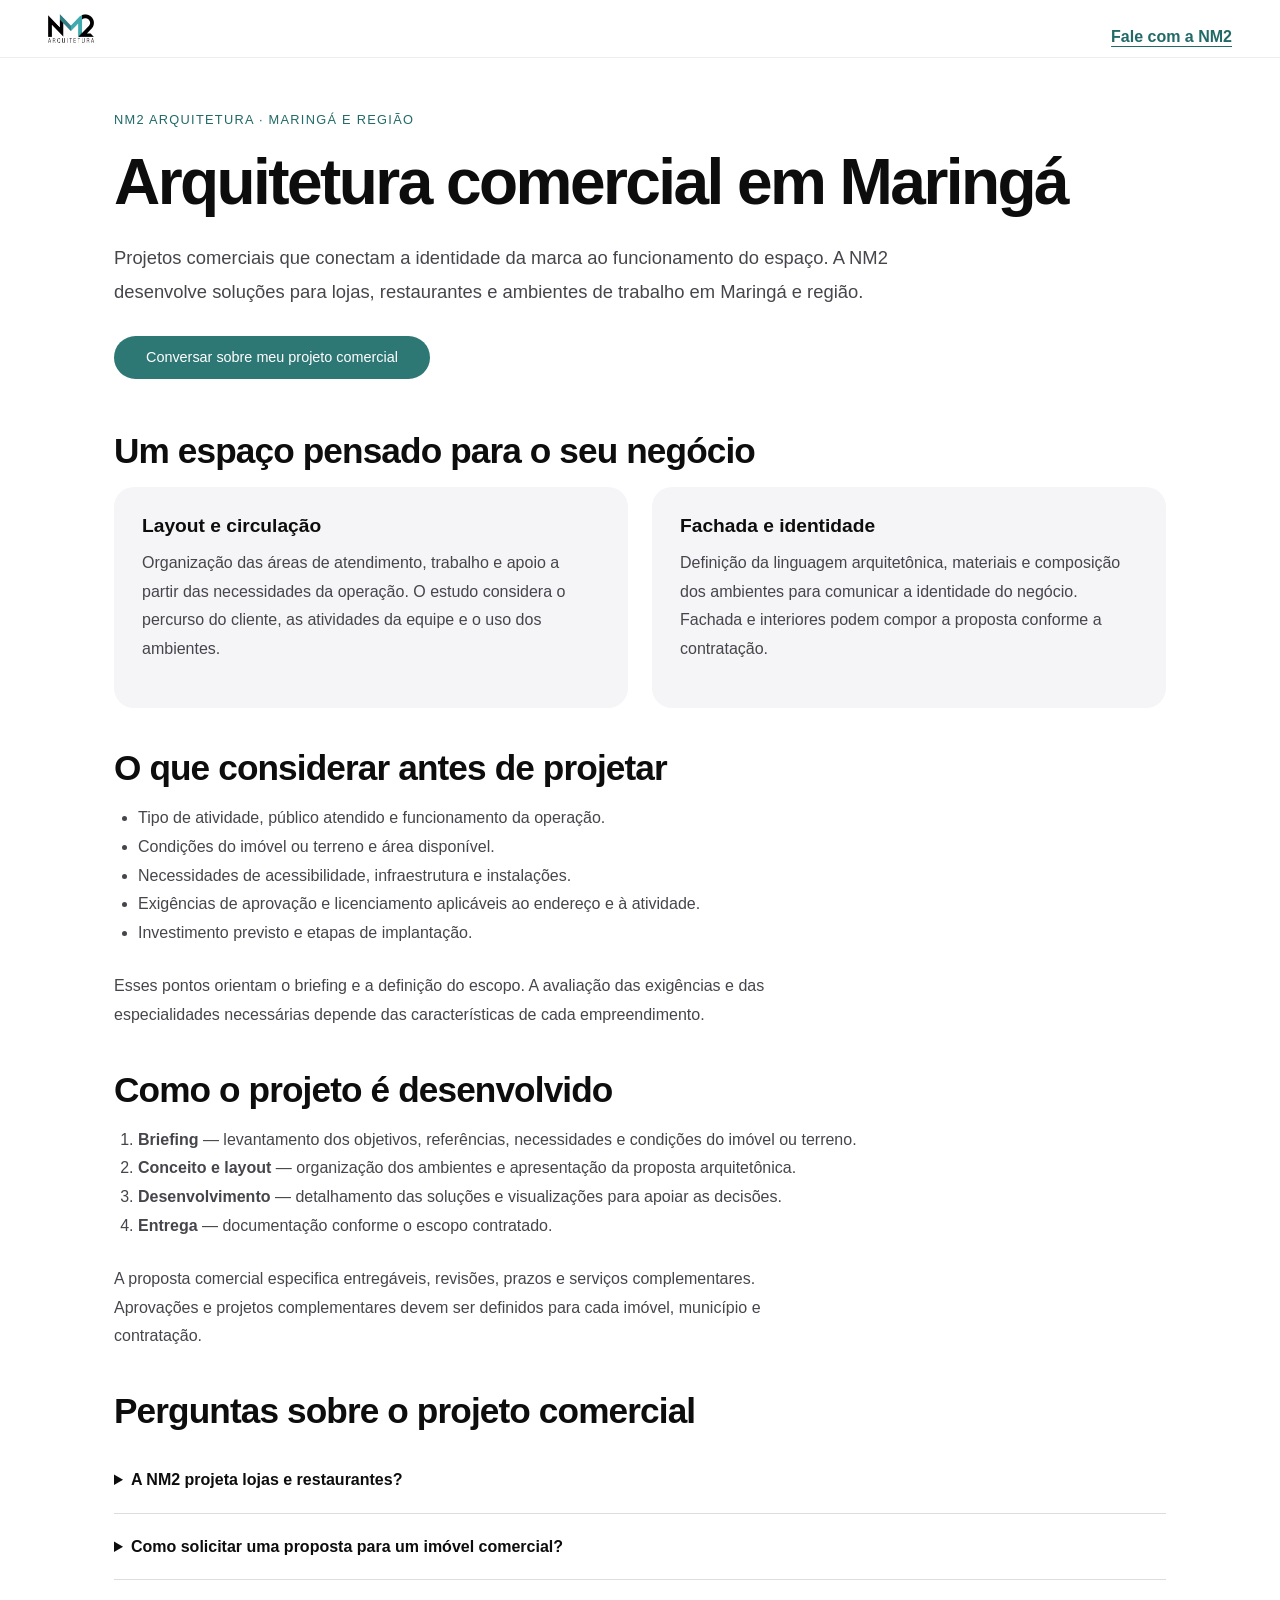
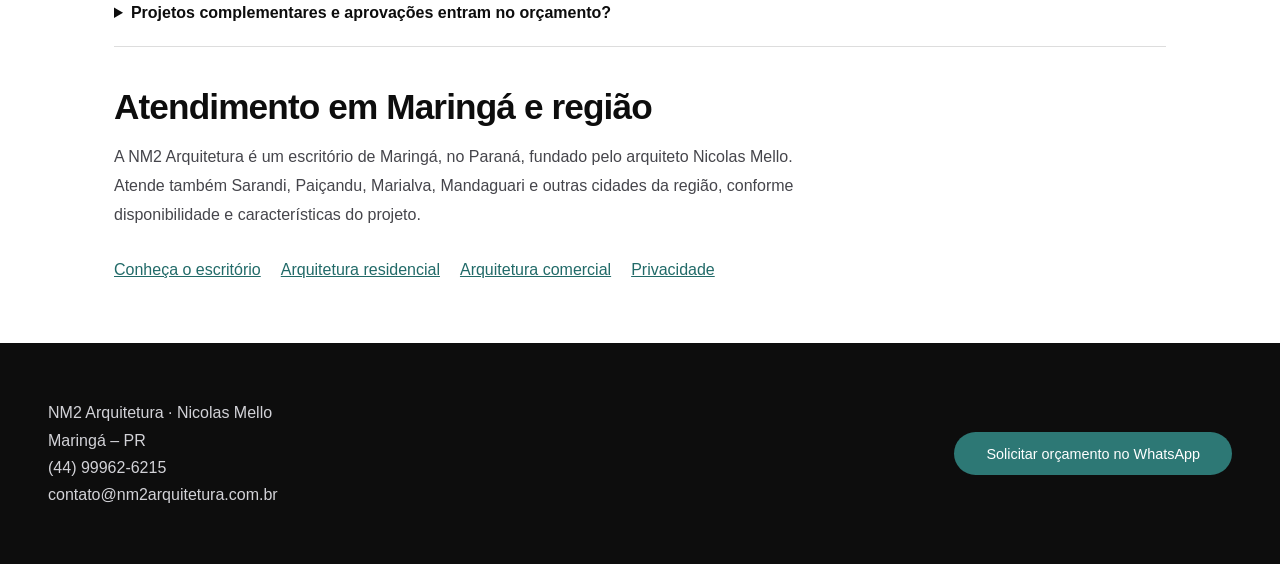
<file: arquitetura-comercial-maringa/index.html>
<!DOCTYPE html>
<html lang="pt-BR">
<head>
<meta charset="UTF-8">
<meta name="viewport" content="width=device-width, initial-scale=1">
<title>Arquitetura comercial em Maringá | NM2 Arquitetura</title>
<meta name="description" content="Projetos comerciais para lojas, restaurantes e ambientes de trabalho em Maringá e região. Layout, fachada e identidade do espaço com a NM2 Arquitetura.">
<meta name="robots" content="index,follow,max-image-preview:large">
<link rel="canonical" href="https://www.nm2arquitetura.com.br/arquitetura-comercial-maringa/">
<link rel="icon" href="/favicon.png">
<link rel="stylesheet" href="/assets/pages.css">
<meta property="og:type" content="website">
<meta property="og:title" content="Arquitetura comercial em Maringá">
<meta property="og:description" content="Projetos comerciais para lojas, restaurantes e ambientes de trabalho em Maringá e região. Layout, fachada e identidade do espaço com a NM2 Arquitetura.">
<meta property="og:url" content="https://www.nm2arquitetura.com.br/arquitetura-comercial-maringa/">
<meta property="og:image" content="https://www.nm2arquitetura.com.br/og-image.jpg">
<meta property="og:locale" content="pt_BR">
<meta name="twitter:card" content="summary_large_image">
<script type="application/ld+json">{"@context": "https://schema.org", "@graph": [{"@type": ["LocalBusiness", "ProfessionalService"], "@id": "https://www.nm2arquitetura.com.br/#business", "name": "NM2 Arquitetura", "legalName": "NM2 Arquitetura", "description": "Escritório de arquitetura em Maringá-PR fundado pelo arquiteto Nicolas Mello. Especializado em projetos residenciais, comerciais, corporativos, design de interiores, fachadas e memorial de incorporação, com estética contemporânea, integração de espaços e aproveitamento inteligente da luz natural.", "url": "https://www.nm2arquitetura.com.br/", "logo": "https://www.nm2arquitetura.com.br/favicon.png", "image": "https://www.nm2arquitetura.com.br/og-image.jpg", "telephone": ["+55-44-99962-6215", "+55-44-99931-1909"], "email": "contato@nm2arquitetura.com.br", "address": {"@type": "PostalAddress", "addressLocality": "Maringá", "addressRegion": "PR", "addressCountry": "BR"}, "areaServed": [{"@type": "City", "name": "Maringá"}, {"@type": "City", "name": "Sarandi"}, {"@type": "City", "name": "Paiçandu"}, {"@type": "City", "name": "Mandaguari"}, {"@type": "City", "name": "Marialva"}, {"@type": "City", "name": "Apucarana"}, {"@type": "City", "name": "Paranavaí"}, {"@type": "City", "name": "Londrina"}], "sameAs": ["https://www.instagram.com/nm2arquitetura", "https://www.facebook.com/nm2arquiteturaa", "https://wa.me/5544999626215"], "founder": {"@id": "https://www.nm2arquitetura.com.br/#nicolas"}, "slogan": "Transformamos suas ideias em espaços únicos", "priceRange": "$$", "knowsAbout": ["Arquitetura residencial", "Arquitetura comercial", "Arquitetura corporativa", "Design de interiores", "Projetos de fachadas", "Memorial de incorporação", "Arquitetura contemporânea"], "hasOfferCatalog": {"@type": "OfferCatalog", "name": "Serviços de Arquitetura", "itemListElement": [{"@type": "Offer", "itemOffered": {"@type": "Service", "name": "Projeto Residencial", "description": "Casas e apartamentos com linhas limpas, integração de espaços e aproveitamento da luz natural em Maringá e região."}}, {"@type": "Offer", "itemOffered": {"@type": "Service", "name": "Projeto Comercial", "description": "Lojas e restaurantes que comunicam a identidade da marca e otimizam a experiência do cliente."}}, {"@type": "Offer", "itemOffered": {"@type": "Service", "name": "Projeto Corporativo", "description": "Ambientes de trabalho que estimulam a produtividade e refletem a cultura da empresa."}}, {"@type": "Offer", "itemOffered": {"@type": "Service", "name": "Design de Interiores", "description": "Curadoria completa de ambientes: mobiliário, materiais, iluminação e acabamentos."}}, {"@type": "Offer", "itemOffered": {"@type": "Service", "name": "Projeto de Fachadas", "description": "Fachadas residenciais e comerciais com materiais modernos e linguagem contemporânea."}}, {"@type": "Offer", "itemOffered": {"@type": "Service", "name": "Memorial de Incorporação", "description": "Documentação técnica completa para incorporadores: plantas, especificações e memoriais descritivos."}}]}}, {"@type": "WebPage", "@id": "https://www.nm2arquitetura.com.br/arquitetura-comercial-maringa/#page", "url": "https://www.nm2arquitetura.com.br/arquitetura-comercial-maringa/", "name": "Arquitetura comercial em Maringá", "description": "Projetos comerciais para lojas, restaurantes e ambientes de trabalho em Maringá e região. Layout, fachada e identidade do espaço com a NM2 Arquitetura.", "inLanguage": "pt-BR", "about": {"@id": "https://www.nm2arquitetura.com.br/#business"}}, {"@type": "BreadcrumbList", "itemListElement": [{"@type": "ListItem", "position": 1, "name": "Início", "item": "https://www.nm2arquitetura.com.br/"}, {"@type": "ListItem", "position": 2, "name": "Arquitetura comercial em Maringá", "item": "https://www.nm2arquitetura.com.br/arquitetura-comercial-maringa/"}]}, {"@type": "Service", "@id": "https://www.nm2arquitetura.com.br/arquitetura-comercial-maringa/#service", "name": "Arquitetura comercial em Maringá", "url": "https://www.nm2arquitetura.com.br/arquitetura-comercial-maringa/", "description": "Projetos comerciais para lojas, restaurantes e ambientes de trabalho em Maringá e região. Layout, fachada e identidade do espaço com a NM2 Arquitetura.", "provider": {"@id": "https://www.nm2arquitetura.com.br/#business"}, "areaServed": [{"@type": "City", "name": "Maringá"}, {"@type": "City", "name": "Sarandi"}, {"@type": "City", "name": "Paiçandu"}, {"@type": "City", "name": "Mandaguari"}, {"@type": "City", "name": "Marialva"}, {"@type": "City", "name": "Apucarana"}, {"@type": "City", "name": "Paranavaí"}, {"@type": "City", "name": "Londrina"}]}]}</script>
</head>
<body>
<a class="skip-link" href="#conteudo">Pular para o conteúdo</a>
<nav class="nav solid" aria-label="Navegação principal">
<a class="nav-logo" href="/" aria-label="NM2 Arquitetura — início">
<img src="/NM2%20LOGOMARCA%20ARQUITETURA.png" alt="NM2 Arquitetura" width="150" height="30">
</a>
<a class="service-link" href="/#contato">Fale com a NM2</a>
</nav>
<main class="content-page" id="conteudo" tabindex="-1">
<p class="eyebrow">NM2 Arquitetura · Maringá e região</p>
<h1>Arquitetura comercial em Maringá</h1>
<p class="lead">Projetos comerciais que conectam a identidade da marca ao funcionamento do espaço. A NM2 desenvolve soluções para lojas, restaurantes e ambientes de trabalho em Maringá e região.</p>
<a class="btn-primary" href="https://wa.me/5544999626215?text=Ol%C3%A1%2C%20vim%20pelo%20site%20NM2%20e%20gostaria%20de%20um%20or%C3%A7amento" target="_blank" rel="noopener">Conversar sobre meu projeto comercial</a>
<h2>Um espaço pensado para o seu negócio</h2>
<div class="cards">
<article class="info-card">
<h3>Layout e circulação</h3>
<p>Organização das áreas de atendimento, trabalho e apoio a partir das necessidades da operação. O estudo considera o percurso do cliente, as atividades da equipe e o uso dos ambientes.</p>
</article>
<article class="info-card">
<h3>Fachada e identidade</h3>
<p>Definição da linguagem arquitetônica, materiais e composição dos ambientes para comunicar a identidade do negócio. Fachada e interiores podem compor a proposta conforme a contratação.</p>
</article>
</div>
<h2>O que considerar antes de projetar</h2>
<ul>
<li>Tipo de atividade, público atendido e funcionamento da operação.</li>
<li>Condições do imóvel ou terreno e área disponível.</li>
<li>Necessidades de acessibilidade, infraestrutura e instalações.</li>
<li>Exigências de aprovação e licenciamento aplicáveis ao endereço e à atividade.</li>
<li>Investimento previsto e etapas de implantação.</li>
</ul>
<p>Esses pontos orientam o briefing e a definição do escopo. A avaliação das exigências e das especialidades necessárias depende das características de cada empreendimento.</p>
<h2>Como o projeto é desenvolvido</h2>
<ol>
<li>
<strong>Briefing</strong> — levantamento dos objetivos, referências, necessidades e condições do imóvel ou terreno.</li>
<li>
<strong>Conceito e layout</strong> — organização dos ambientes e apresentação da proposta arquitetônica.</li>
<li>
<strong>Desenvolvimento</strong> — detalhamento das soluções e visualizações para apoiar as decisões.</li>
<li>
<strong>Entrega</strong> — documentação conforme o escopo contratado.</li>
</ol>
<p>A proposta comercial especifica entregáveis, revisões, prazos e serviços complementares. Aprovações e projetos complementares devem ser definidos para cada imóvel, município e contratação.</p>
<h2>Perguntas sobre o projeto comercial</h2>
<details>
<summary>A NM2 projeta lojas e restaurantes?</summary>
<p>Sim. Lojas e restaurantes fazem parte dos serviços de arquitetura comercial da NM2. O projeto começa pelo entendimento da marca, das necessidades do negócio e do imóvel.</p>
</details>
<details>
<summary>Como solicitar uma proposta para um imóvel comercial?</summary>
<p>Informe a atividade, a cidade, a área aproximada e os objetivos do projeto. Plantas, fotos e informações do terreno ajudam a definir as etapas e os entregáveis.</p>
</details>
<details>
<summary>Projetos complementares e aprovações entram no orçamento?</summary>
<p>A proposta deve indicar quais projetos, compatibilizações e aprovações serão contratados. As necessidades variam conforme a atividade, o imóvel e as regras do município.</p>
</details>
<h2>Atendimento em Maringá e região</h2>
<p>A NM2 Arquitetura é um escritório de Maringá, no Paraná, fundado pelo arquiteto Nicolas Mello. Atende também Sarandi, Paiçandu, Marialva, Mandaguari e outras cidades da região, conforme disponibilidade e características do projeto.</p>
<div class="related">
<a href="/">Conheça o escritório</a>
<a href="/arquitetura-residencial-maringa/">Arquitetura residencial</a>
<a href="/arquitetura-comercial-maringa/">Arquitetura comercial</a>
<a href="/privacidade/">Privacidade</a>
</div>
</main>
<footer>
<address>NM2 Arquitetura · Nicolas Mello<br>Maringá – PR<br>
<a href="tel:+5544999626215">(44) 99962-6215</a>
<br>
<a href="mailto:contato@nm2arquitetura.com.br">contato@nm2arquitetura.com.br</a>
</address>
<a class="btn-primary" href="https://wa.me/5544999626215?text=Ol%C3%A1%2C%20vim%20pelo%20site%20NM2%20e%20gostaria%20de%20um%20or%C3%A7amento" target="_blank" rel="noopener">Solicitar orçamento no WhatsApp</a>
</footer>
</body>
</html>
</file>
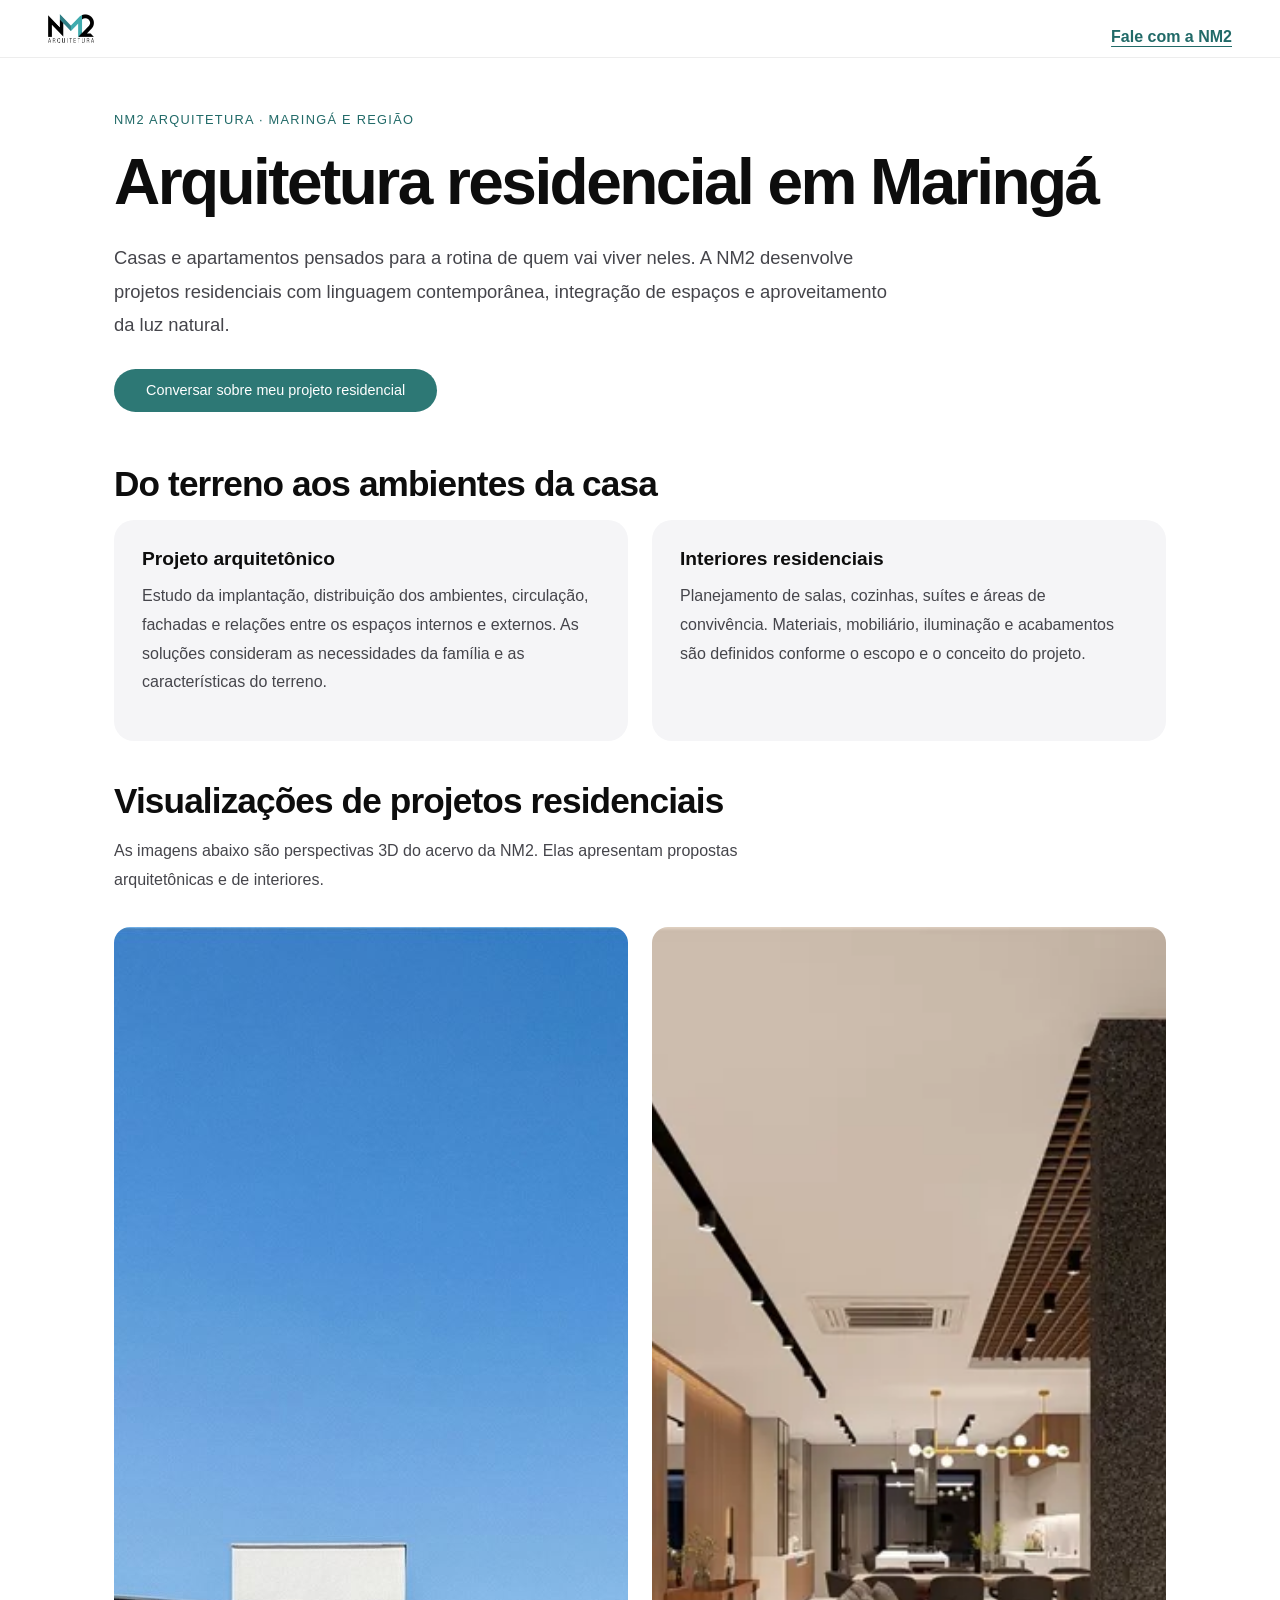
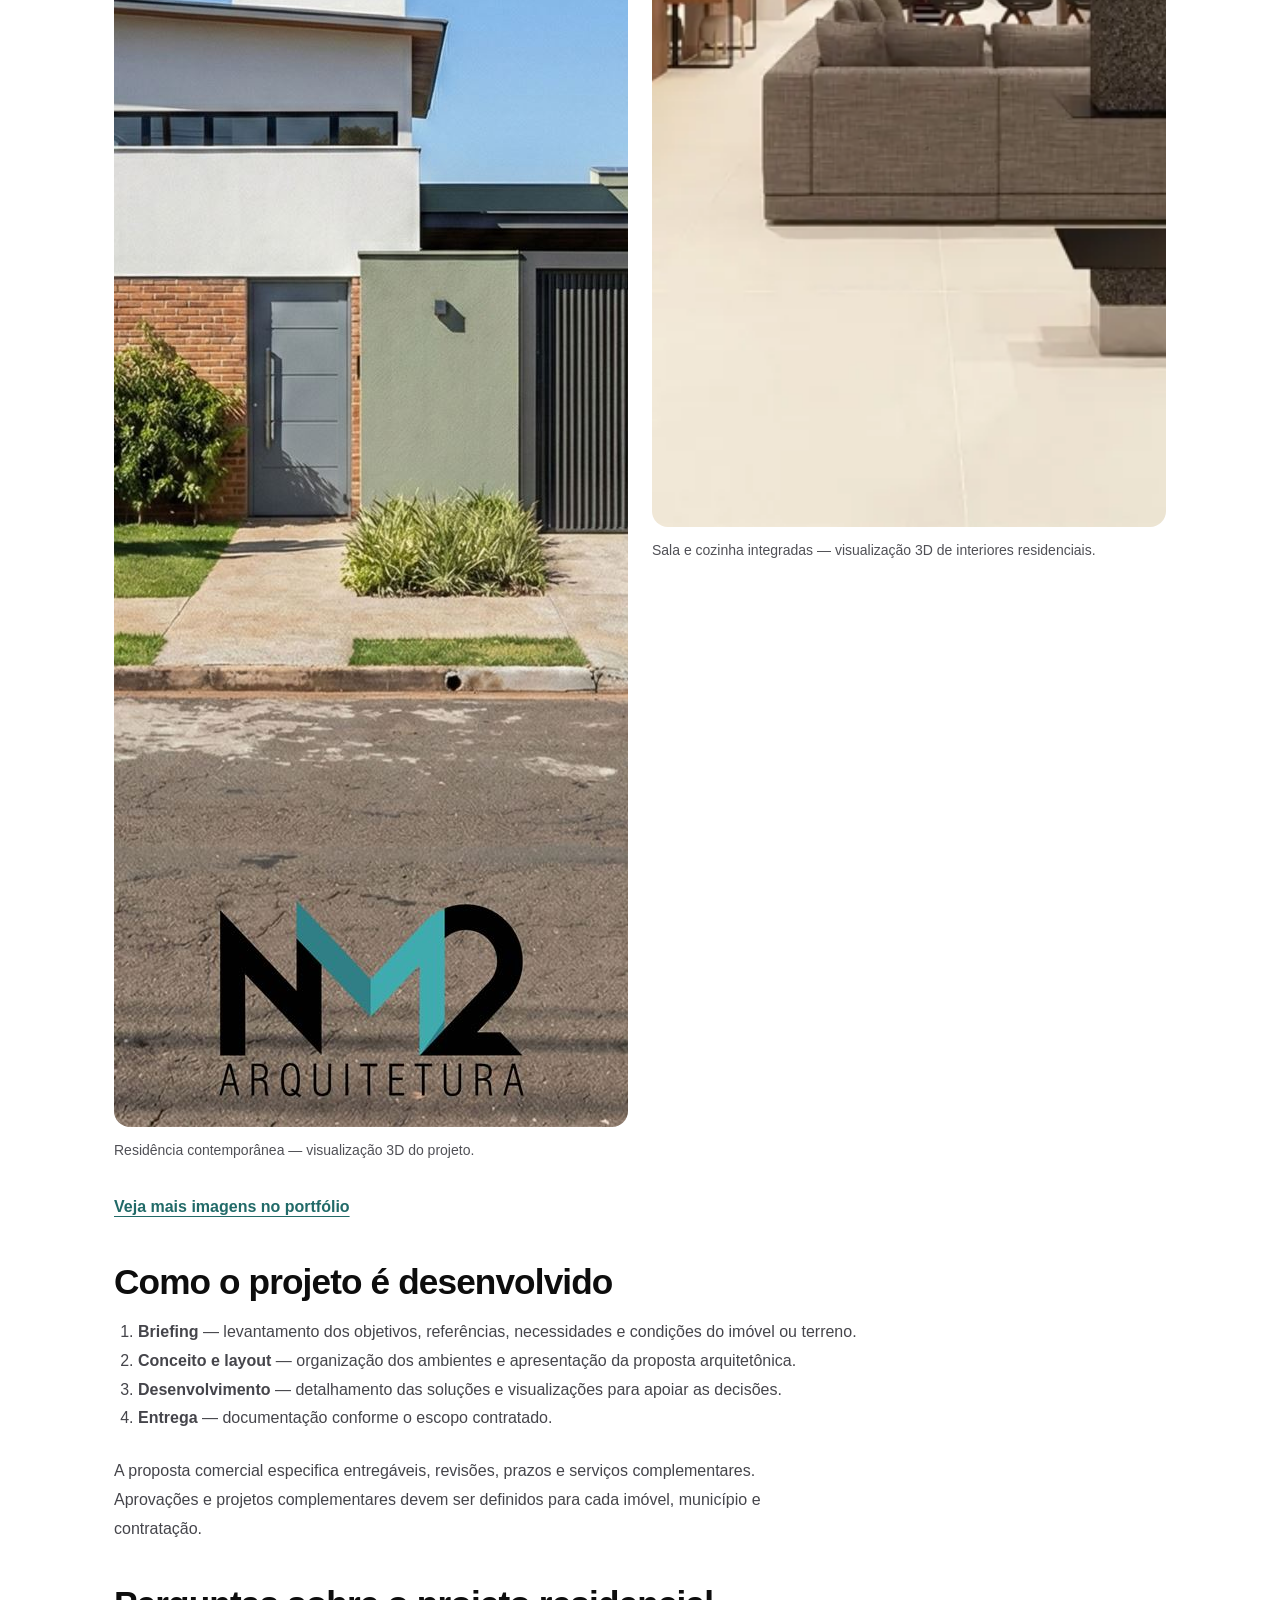
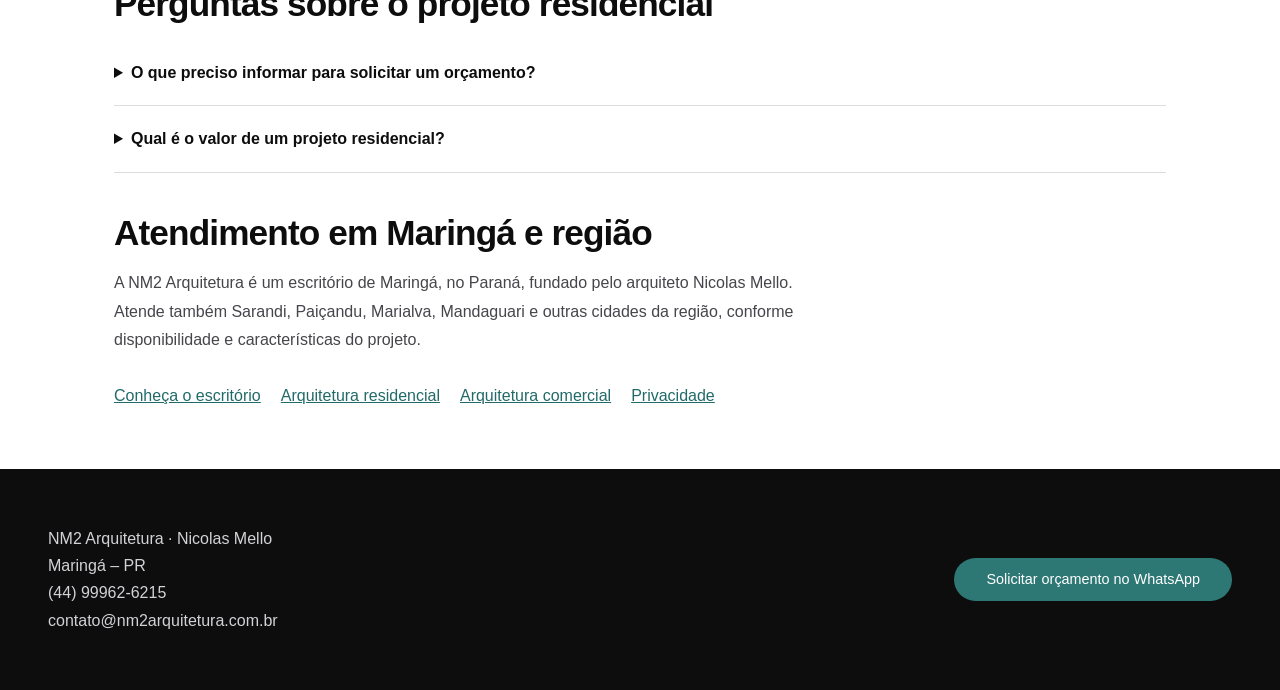
<file: arquitetura-residencial-maringa/index.html>
<!DOCTYPE html>
<html lang="pt-BR">
<head>
<meta charset="UTF-8">
<meta name="viewport" content="width=device-width, initial-scale=1">
<title>Arquitetura residencial em Maringá | NM2 Arquitetura</title>
<meta name="description" content="Projetos de casas, apartamentos e interiores residenciais em Maringá e região. Conheça o processo da NM2 Arquitetura e solicite uma proposta.">
<meta name="robots" content="index,follow,max-image-preview:large">
<link rel="canonical" href="https://www.nm2arquitetura.com.br/arquitetura-residencial-maringa/">
<link rel="icon" href="/favicon.png">
<link rel="stylesheet" href="/assets/pages.css">
<meta property="og:type" content="website">
<meta property="og:title" content="Arquitetura residencial em Maringá">
<meta property="og:description" content="Projetos de casas, apartamentos e interiores residenciais em Maringá e região. Conheça o processo da NM2 Arquitetura e solicite uma proposta.">
<meta property="og:url" content="https://www.nm2arquitetura.com.br/arquitetura-residencial-maringa/">
<meta property="og:image" content="https://www.nm2arquitetura.com.br/og-image.jpg">
<meta property="og:locale" content="pt_BR">
<meta name="twitter:card" content="summary_large_image">
<script type="application/ld+json">{"@context": "https://schema.org", "@graph": [{"@type": ["LocalBusiness", "ProfessionalService"], "@id": "https://www.nm2arquitetura.com.br/#business", "name": "NM2 Arquitetura", "legalName": "NM2 Arquitetura", "description": "Escritório de arquitetura em Maringá-PR fundado pelo arquiteto Nicolas Mello. Especializado em projetos residenciais, comerciais, corporativos, design de interiores, fachadas e memorial de incorporação, com estética contemporânea, integração de espaços e aproveitamento inteligente da luz natural.", "url": "https://www.nm2arquitetura.com.br/", "logo": "https://www.nm2arquitetura.com.br/favicon.png", "image": "https://www.nm2arquitetura.com.br/og-image.jpg", "telephone": ["+55-44-99962-6215", "+55-44-99931-1909"], "email": "contato@nm2arquitetura.com.br", "address": {"@type": "PostalAddress", "addressLocality": "Maringá", "addressRegion": "PR", "addressCountry": "BR"}, "areaServed": [{"@type": "City", "name": "Maringá"}, {"@type": "City", "name": "Sarandi"}, {"@type": "City", "name": "Paiçandu"}, {"@type": "City", "name": "Mandaguari"}, {"@type": "City", "name": "Marialva"}, {"@type": "City", "name": "Apucarana"}, {"@type": "City", "name": "Paranavaí"}, {"@type": "City", "name": "Londrina"}], "sameAs": ["https://www.instagram.com/nm2arquitetura", "https://www.facebook.com/nm2arquiteturaa", "https://wa.me/5544999626215"], "founder": {"@id": "https://www.nm2arquitetura.com.br/#nicolas"}, "slogan": "Transformamos suas ideias em espaços únicos", "priceRange": "$$", "knowsAbout": ["Arquitetura residencial", "Arquitetura comercial", "Arquitetura corporativa", "Design de interiores", "Projetos de fachadas", "Memorial de incorporação", "Arquitetura contemporânea"], "hasOfferCatalog": {"@type": "OfferCatalog", "name": "Serviços de Arquitetura", "itemListElement": [{"@type": "Offer", "itemOffered": {"@type": "Service", "name": "Projeto Residencial", "description": "Casas e apartamentos com linhas limpas, integração de espaços e aproveitamento da luz natural em Maringá e região."}}, {"@type": "Offer", "itemOffered": {"@type": "Service", "name": "Projeto Comercial", "description": "Lojas e restaurantes que comunicam a identidade da marca e otimizam a experiência do cliente."}}, {"@type": "Offer", "itemOffered": {"@type": "Service", "name": "Projeto Corporativo", "description": "Ambientes de trabalho que estimulam a produtividade e refletem a cultura da empresa."}}, {"@type": "Offer", "itemOffered": {"@type": "Service", "name": "Design de Interiores", "description": "Curadoria completa de ambientes: mobiliário, materiais, iluminação e acabamentos."}}, {"@type": "Offer", "itemOffered": {"@type": "Service", "name": "Projeto de Fachadas", "description": "Fachadas residenciais e comerciais com materiais modernos e linguagem contemporânea."}}, {"@type": "Offer", "itemOffered": {"@type": "Service", "name": "Memorial de Incorporação", "description": "Documentação técnica completa para incorporadores: plantas, especificações e memoriais descritivos."}}]}}, {"@type": "WebPage", "@id": "https://www.nm2arquitetura.com.br/arquitetura-residencial-maringa/#page", "url": "https://www.nm2arquitetura.com.br/arquitetura-residencial-maringa/", "name": "Arquitetura residencial em Maringá", "description": "Projetos de casas, apartamentos e interiores residenciais em Maringá e região. Conheça o processo da NM2 Arquitetura e solicite uma proposta.", "inLanguage": "pt-BR", "about": {"@id": "https://www.nm2arquitetura.com.br/#business"}}, {"@type": "BreadcrumbList", "itemListElement": [{"@type": "ListItem", "position": 1, "name": "Início", "item": "https://www.nm2arquitetura.com.br/"}, {"@type": "ListItem", "position": 2, "name": "Arquitetura residencial em Maringá", "item": "https://www.nm2arquitetura.com.br/arquitetura-residencial-maringa/"}]}, {"@type": "Service", "@id": "https://www.nm2arquitetura.com.br/arquitetura-residencial-maringa/#service", "name": "Arquitetura residencial em Maringá", "url": "https://www.nm2arquitetura.com.br/arquitetura-residencial-maringa/", "description": "Projetos de casas, apartamentos e interiores residenciais em Maringá e região. Conheça o processo da NM2 Arquitetura e solicite uma proposta.", "provider": {"@id": "https://www.nm2arquitetura.com.br/#business"}, "areaServed": [{"@type": "City", "name": "Maringá"}, {"@type": "City", "name": "Sarandi"}, {"@type": "City", "name": "Paiçandu"}, {"@type": "City", "name": "Mandaguari"}, {"@type": "City", "name": "Marialva"}, {"@type": "City", "name": "Apucarana"}, {"@type": "City", "name": "Paranavaí"}, {"@type": "City", "name": "Londrina"}]}]}</script>
</head>
<body>
<a class="skip-link" href="#conteudo">Pular para o conteúdo</a>
<nav class="nav solid" aria-label="Navegação principal">
<a class="nav-logo" href="/" aria-label="NM2 Arquitetura — início">
<img src="/NM2%20LOGOMARCA%20ARQUITETURA.png" alt="NM2 Arquitetura" width="150" height="30">
</a>
<a class="service-link" href="/#contato">Fale com a NM2</a>
</nav>
<main class="content-page" id="conteudo" tabindex="-1">
<p class="eyebrow">NM2 Arquitetura · Maringá e região</p>
<h1>Arquitetura residencial em Maringá</h1>
<p class="lead">Casas e apartamentos pensados para a rotina de quem vai viver neles. A NM2 desenvolve projetos residenciais com linguagem contemporânea, integração de espaços e aproveitamento da luz natural.</p>
<a class="btn-primary" href="https://wa.me/5544999626215?text=Ol%C3%A1%2C%20vim%20pelo%20site%20NM2%20e%20gostaria%20de%20um%20or%C3%A7amento" target="_blank" rel="noopener">Conversar sobre meu projeto residencial</a>
<h2>Do terreno aos ambientes da casa</h2>
<div class="cards">
<article class="info-card">
<h3>Projeto arquitetônico</h3>
<p>Estudo da implantação, distribuição dos ambientes, circulação, fachadas e relações entre os espaços internos e externos. As soluções consideram as necessidades da família e as características do terreno.</p>
</article>
<article class="info-card">
<h3>Interiores residenciais</h3>
<p>Planejamento de salas, cozinhas, suítes e áreas de convivência. Materiais, mobiliário, iluminação e acabamentos são definidos conforme o escopo e o conceito do projeto.</p>
</article>
</div>
<h2>Visualizações de projetos residenciais</h2>
<p>As imagens abaixo são perspectivas 3D do acervo da NM2. Elas apresentam propostas arquitetônicas e de interiores.</p>
<div class="cards">
<figure>
<img src="/projetos/large/CASA%201.jpg" alt="Perspectiva 3D de fachada residencial contemporânea da NM2" width="1800" height="1800" loading="lazy">
<figcaption>Residência contemporânea — visualização 3D do projeto.</figcaption>
</figure>
<figure>
<img src="/assets/hero-1200.webp" alt="Perspectiva 3D de sala e cozinha integradas da NM2" width="1200" height="1200" loading="lazy">
<figcaption>Sala e cozinha integradas — visualização 3D de interiores residenciais.</figcaption>
</figure>
</div>
<p>
<a class="service-link" href="/#portfolio">Veja mais imagens no portfólio</a>
</p>
<h2>Como o projeto é desenvolvido</h2>
<ol>
<li>
<strong>Briefing</strong> — levantamento dos objetivos, referências, necessidades e condições do imóvel ou terreno.</li>
<li>
<strong>Conceito e layout</strong> — organização dos ambientes e apresentação da proposta arquitetônica.</li>
<li>
<strong>Desenvolvimento</strong> — detalhamento das soluções e visualizações para apoiar as decisões.</li>
<li>
<strong>Entrega</strong> — documentação conforme o escopo contratado.</li>
</ol>
<p>A proposta comercial especifica entregáveis, revisões, prazos e serviços complementares. Aprovações e projetos complementares devem ser definidos para cada imóvel, município e contratação.</p>
<h2>Perguntas sobre o projeto residencial</h2>
<details>
<summary>O que preciso informar para solicitar um orçamento?</summary>
<p>Cidade, tipo de imóvel, área aproximada, necessidades dos moradores e referências. Se houver, envie também a planta existente ou informações do terreno.</p>
</details>
<details>
<summary>Qual é o valor de um projeto residencial?</summary>
<p>O orçamento depende da metragem, complexidade e serviços solicitados. A NM2 prepara uma proposta individual com escopo e condições de contratação.</p>
</details>
<h2>Atendimento em Maringá e região</h2>
<p>A NM2 Arquitetura é um escritório de Maringá, no Paraná, fundado pelo arquiteto Nicolas Mello. Atende também Sarandi, Paiçandu, Marialva, Mandaguari e outras cidades da região, conforme disponibilidade e características do projeto.</p>
<div class="related">
<a href="/">Conheça o escritório</a>
<a href="/arquitetura-residencial-maringa/">Arquitetura residencial</a>
<a href="/arquitetura-comercial-maringa/">Arquitetura comercial</a>
<a href="/privacidade/">Privacidade</a>
</div>
</main>
<footer>
<address>NM2 Arquitetura · Nicolas Mello<br>Maringá – PR<br>
<a href="tel:+5544999626215">(44) 99962-6215</a>
<br>
<a href="mailto:contato@nm2arquitetura.com.br">contato@nm2arquitetura.com.br</a>
</address>
<a class="btn-primary" href="https://wa.me/5544999626215?text=Ol%C3%A1%2C%20vim%20pelo%20site%20NM2%20e%20gostaria%20de%20um%20or%C3%A7amento" target="_blank" rel="noopener">Solicitar orçamento no WhatsApp</a>
</footer>
</body>
</html>
</file>
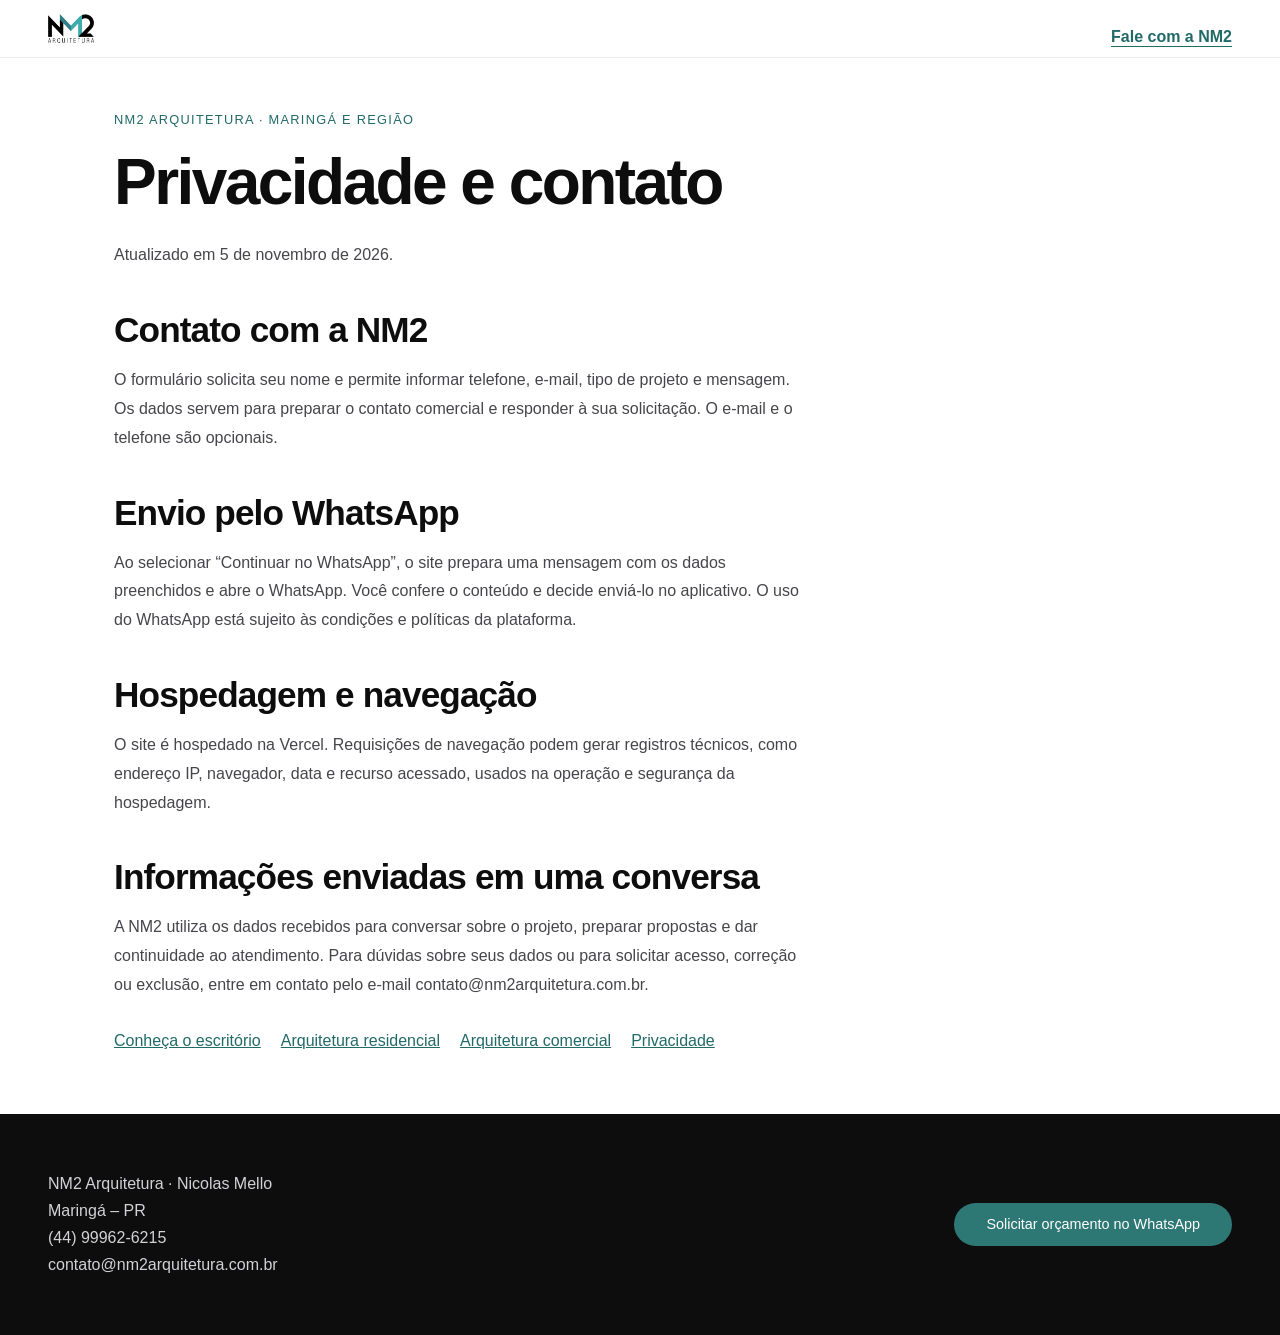
<file: privacidade/index.html>
<!DOCTYPE html>
<html lang="pt-BR">
<head>
<meta charset="UTF-8">
<meta name="viewport" content="width=device-width, initial-scale=1">
<title>Privacidade e contato | NM2 Arquitetura</title>
<meta name="description" content="Informações sobre o formulário de contato, WhatsApp e tratamento de dados no site da NM2 Arquitetura.">
<meta name="robots" content="index,follow,max-image-preview:large">
<link rel="canonical" href="https://www.nm2arquitetura.com.br/privacidade/">
<link rel="icon" href="/favicon.png">
<link rel="stylesheet" href="/assets/pages.css">
<meta property="og:type" content="website">
<meta property="og:title" content="Privacidade e contato">
<meta property="og:description" content="Informações sobre o formulário de contato, WhatsApp e tratamento de dados no site da NM2 Arquitetura.">
<meta property="og:url" content="https://www.nm2arquitetura.com.br/privacidade/">
<meta property="og:image" content="https://www.nm2arquitetura.com.br/og-image.jpg">
<meta property="og:locale" content="pt_BR">
<meta name="twitter:card" content="summary_large_image">
<script type="application/ld+json">{"@context": "https://schema.org", "@graph": [{"@type": ["LocalBusiness", "ProfessionalService"], "@id": "https://www.nm2arquitetura.com.br/#business", "name": "NM2 Arquitetura", "legalName": "NM2 Arquitetura", "description": "Escritório de arquitetura em Maringá-PR fundado pelo arquiteto Nicolas Mello. Especializado em projetos residenciais, comerciais, corporativos, design de interiores, fachadas e memorial de incorporação, com estética contemporânea, integração de espaços e aproveitamento inteligente da luz natural.", "url": "https://www.nm2arquitetura.com.br/", "logo": "https://www.nm2arquitetura.com.br/favicon.png", "image": "https://www.nm2arquitetura.com.br/og-image.jpg", "telephone": ["+55-44-99962-6215", "+55-44-99931-1909"], "email": "contato@nm2arquitetura.com.br", "address": {"@type": "PostalAddress", "addressLocality": "Maringá", "addressRegion": "PR", "addressCountry": "BR"}, "areaServed": [{"@type": "City", "name": "Maringá"}, {"@type": "City", "name": "Sarandi"}, {"@type": "City", "name": "Paiçandu"}, {"@type": "City", "name": "Mandaguari"}, {"@type": "City", "name": "Marialva"}, {"@type": "City", "name": "Apucarana"}, {"@type": "City", "name": "Paranavaí"}, {"@type": "City", "name": "Londrina"}], "sameAs": ["https://www.instagram.com/nm2arquitetura", "https://www.facebook.com/nm2arquiteturaa", "https://wa.me/5544999626215"], "founder": {"@id": "https://www.nm2arquitetura.com.br/#nicolas"}, "slogan": "Transformamos suas ideias em espaços únicos", "priceRange": "$$", "knowsAbout": ["Arquitetura residencial", "Arquitetura comercial", "Arquitetura corporativa", "Design de interiores", "Projetos de fachadas", "Memorial de incorporação", "Arquitetura contemporânea"], "hasOfferCatalog": {"@type": "OfferCatalog", "name": "Serviços de Arquitetura", "itemListElement": [{"@type": "Offer", "itemOffered": {"@type": "Service", "name": "Projeto Residencial", "description": "Casas e apartamentos com linhas limpas, integração de espaços e aproveitamento da luz natural em Maringá e região."}}, {"@type": "Offer", "itemOffered": {"@type": "Service", "name": "Projeto Comercial", "description": "Lojas e restaurantes que comunicam a identidade da marca e otimizam a experiência do cliente."}}, {"@type": "Offer", "itemOffered": {"@type": "Service", "name": "Projeto Corporativo", "description": "Ambientes de trabalho que estimulam a produtividade e refletem a cultura da empresa."}}, {"@type": "Offer", "itemOffered": {"@type": "Service", "name": "Design de Interiores", "description": "Curadoria completa de ambientes: mobiliário, materiais, iluminação e acabamentos."}}, {"@type": "Offer", "itemOffered": {"@type": "Service", "name": "Projeto de Fachadas", "description": "Fachadas residenciais e comerciais com materiais modernos e linguagem contemporânea."}}, {"@type": "Offer", "itemOffered": {"@type": "Service", "name": "Memorial de Incorporação", "description": "Documentação técnica completa para incorporadores: plantas, especificações e memoriais descritivos."}}]}}, {"@type": "WebPage", "@id": "https://www.nm2arquitetura.com.br/privacidade/#page", "url": "https://www.nm2arquitetura.com.br/privacidade/", "name": "Privacidade e contato", "description": "Informações sobre o formulário de contato, WhatsApp e tratamento de dados no site da NM2 Arquitetura.", "inLanguage": "pt-BR", "about": {"@id": "https://www.nm2arquitetura.com.br/#business"}}, {"@type": "BreadcrumbList", "itemListElement": [{"@type": "ListItem", "position": 1, "name": "Início", "item": "https://www.nm2arquitetura.com.br/"}, {"@type": "ListItem", "position": 2, "name": "Privacidade e contato", "item": "https://www.nm2arquitetura.com.br/privacidade/"}]}]}</script>
</head>
<body>
<a class="skip-link" href="#conteudo">Pular para o conteúdo</a>
<nav class="nav solid" aria-label="Navegação principal">
<a class="nav-logo" href="/" aria-label="NM2 Arquitetura — início">
<img src="/NM2%20LOGOMARCA%20ARQUITETURA.png" alt="NM2 Arquitetura" width="150" height="30">
</a>
<a class="service-link" href="/#contato">Fale com a NM2</a>
</nav>
<main class="content-page" id="conteudo" tabindex="-1">
<p class="eyebrow">NM2 Arquitetura · Maringá e região</p>
<h1>Privacidade e contato</h1>
<p>Atualizado em 5 de novembro de 2026.</p>
<h2>Contato com a NM2</h2>
<p>O formulário solicita seu nome e permite informar telefone, e-mail, tipo de projeto e mensagem. Os dados servem para preparar o contato comercial e responder à sua solicitação. O e-mail e o telefone são opcionais.</p>
<h2>Envio pelo WhatsApp</h2>
<p>Ao selecionar “Continuar no WhatsApp”, o site prepara uma mensagem com os dados preenchidos e abre o WhatsApp. Você confere o conteúdo e decide enviá-lo no aplicativo. O uso do WhatsApp está sujeito às condições e políticas da plataforma.</p>
<h2>Hospedagem e navegação</h2>
<p>O site é hospedado na Vercel. Requisições de navegação podem gerar registros técnicos, como endereço IP, navegador, data e recurso acessado, usados na operação e segurança da hospedagem.</p>
<h2>Informações enviadas em uma conversa</h2>
<p>A NM2 utiliza os dados recebidos para conversar sobre o projeto, preparar propostas e dar continuidade ao atendimento. Para dúvidas sobre seus dados ou para solicitar acesso, correção ou exclusão, entre em contato pelo e-mail contato@nm2arquitetura.com.br.</p>
<div class="related">
<a href="/">Conheça o escritório</a>
<a href="/arquitetura-residencial-maringa/">Arquitetura residencial</a>
<a href="/arquitetura-comercial-maringa/">Arquitetura comercial</a>
<a href="/privacidade/">Privacidade</a>
</div>
</main>
<footer>
<address>NM2 Arquitetura · Nicolas Mello<br>Maringá – PR<br>
<a href="tel:+5544999626215">(44) 99962-6215</a>
<br>
<a href="mailto:contato@nm2arquitetura.com.br">contato@nm2arquitetura.com.br</a>
</address>
<a class="btn-primary" href="https://wa.me/5544999626215?text=Ol%C3%A1%2C%20vim%20pelo%20site%20NM2%20e%20gostaria%20de%20um%20or%C3%A7amento" target="_blank" rel="noopener">Solicitar orçamento no WhatsApp</a>
</footer>
</body>
</html>
</file>
<file: assets/pages.css>
:root{--white:#FFFFFF;--off-white:#F5F5F7;--black:#0D0D0D;--gray:#6E6E73;--gray-light:#D2D2D7;--teal:#3A9E9C;--teal-dark:#2D7875;--teal-light:rgba(58,158,156,0.12);--font:-apple-system,BlinkMacSystemFont,'Segoe UI',Helvetica,Arial,sans-serif;--ease:cubic-bezier(0.25,0.1,0.25,1);--ease-out:cubic-bezier(0,0,0.2,1)}
*,*::before,*::after{box-sizing:border-box;margin:0;padding:0}
html{scroll-behavior:smooth;font-size:16px}
body{font-family:var(--font);background:var(--white);color:var(--black);-webkit-font-smoothing:antialiased;overflow-x:hidden}
img{max-width:100%;display:block}
a{text-decoration:none;color:inherit}

/* NAV */
.nav{position:fixed;top:0;left:0;right:0;z-index:1000;display:flex;align-items:center;justify-content:space-between;padding:0 3rem;height:58px;background:rgba(255,255,255,0);-webkit-backdrop-filter:blur(0px);backdrop-filter:blur(0px);transition:background .4s,backdrop-filter .4s,border-bottom .4s;border-bottom:1px solid transparent}
.nav.solid{background:rgba(255,255,255,0.9);-webkit-backdrop-filter:blur(20px);backdrop-filter:blur(20px);border-bottom:1px solid rgba(0,0,0,0.07)}
.nav-logo{height:30px;display:flex;align-items:center}
.nav-logo img{height:100%;width:auto;object-fit:contain;filter:brightness(0) invert(1);transition:filter .4s}
.nav.solid .nav-logo img{filter:none}
.nav-links{display:flex;gap:2.5rem;list-style:none}
.nav-links a{font-size:.82rem;font-weight:400;color:rgba(255,255,255,.85);letter-spacing:.02em;transition:opacity .2s}
.nav.solid .nav-links a{color:var(--black)}
.nav-links a:hover{opacity:.6}
.btn-nav{font-size:.8rem;font-weight:500;background:var(--teal);color:var(--white);padding:.5rem 1.25rem;border-radius:980px;transition:background .2s,transform .2s;white-space:nowrap}
.btn-nav:hover{background:var(--teal-dark);transform:scale(1.02)}
.nav-hamburger{display:none;flex-direction:column;gap:5px;cursor:pointer;padding:4px;background:none;border:none}
.nav-hamburger span{display:block;width:22px;height:1.5px;background:rgba(255,255,255,.9);transition:background .3s;border-radius:1px}
.nav.solid .nav-hamburger span{background:var(--black)}

/* MOBILE MENU */
.mobile-menu{display:none;position:fixed;inset:0;z-index:999;background:rgba(255,255,255,.97);-webkit-backdrop-filter:blur(20px);backdrop-filter:blur(20px);flex-direction:column;align-items:center;justify-content:center;gap:2.5rem}
.mobile-menu.open{display:flex}
.mobile-menu a{font-size:1.6rem;font-weight:300;color:var(--black);letter-spacing:-.02em}
.mobile-close{position:absolute;top:1.5rem;right:2rem;font-size:1.8rem;color:var(--black);cursor:pointer;background:none;border:none}

/* HERO */
.hero{position:relative;height:100svh;min-height:600px;display:flex;align-items:center;justify-content:center;text-align:center;overflow:hidden;background:var(--black)}
.hero-bg{position:absolute;inset:0;z-index:0}
.hero-bg img{width:100%;height:100%;object-fit:cover;object-position:center center;opacity:.52;transform:scale(1.06);transition:opacity 1.2s var(--ease),transform 8s var(--ease-out)}
.hero-bg img.loaded{opacity:.52;transform:scale(1)}
.hero-content{position:relative;z-index:1;padding:0 1.5rem;max-width:880px}
.hero-badge{display:inline-flex;align-items:center;gap:.5rem;font-size:.7rem;font-weight:500;letter-spacing:.14em;text-transform:uppercase;color:rgba(255,255,255,.65);margin-bottom:1.75rem;border:1px solid rgba(255,255,255,.2);border-radius:980px;padding:.35rem .9rem;opacity:0;animation:fadeUp .8s .3s var(--ease-out) forwards}
.hero-badge::before{content:'';width:6px;height:6px;border-radius:50%;background:var(--teal);flex-shrink:0}
.hero-title{font-size:clamp(2.8rem,7vw,5.5rem);font-weight:300;color:var(--white);line-height:1.05;letter-spacing:-.03em;margin-bottom:1.5rem;opacity:0;animation:fadeUp .9s .5s var(--ease-out) forwards}
.hero-title strong{font-weight:600}
.hero-sub{font-size:clamp(.95rem,1.8vw,1.2rem);font-weight:300;color:rgba(255,255,255,.65);line-height:1.6;max-width:54ch;margin:0 auto 2.5rem;opacity:0;animation:fadeUp .9s .7s var(--ease-out) forwards}
.hero-actions{display:flex;gap:1rem;justify-content:center;flex-wrap:wrap;opacity:0;animation:fadeUp .9s .9s var(--ease-out) forwards}
.btn-primary{display:inline-flex;align-items:center;gap:.5rem;font-size:.9rem;font-weight:500;background:var(--teal);color:var(--white);padding:.85rem 2rem;border-radius:980px;transition:background .25s,transform .2s,box-shadow .25s}
.btn-primary:hover{background:var(--teal-dark);transform:scale(1.02);box-shadow:0 8px 30px rgba(58,158,156,.4)}
.btn-ghost{display:inline-flex;align-items:center;gap:.5rem;font-size:.9rem;font-weight:500;color:var(--white);border:1px solid rgba(255,255,255,.35);padding:.85rem 2rem;border-radius:980px;transition:background .25s,border-color .25s}
.btn-ghost:hover{background:rgba(255,255,255,.1);border-color:rgba(255,255,255,.7)}
.hero-scroll{position:absolute;bottom:2.5rem;left:50%;transform:translateX(-50%);display:flex;flex-direction:column;align-items:center;gap:.5rem;z-index:1;opacity:0;animation:fadeUp 1s 1.3s var(--ease-out) forwards}
.hero-scroll span{font-size:.62rem;letter-spacing:.14em;text-transform:uppercase;color:rgba(255,255,255,.4)}
.scroll-line{width:1px;height:36px;background:linear-gradient(to bottom,rgba(255,255,255,.4),transparent);animation:scrollPulse 2s ease-in-out infinite}

/* MANIFESTO */
.manifesto{background:var(--white);padding:8rem 3rem;text-align:center}
.manifesto-text{font-size:clamp(1.6rem,3.5vw,2.8rem);font-weight:300;line-height:1.3;letter-spacing:-.02em;color:var(--black);max-width:860px;margin:0 auto}
.manifesto-text strong{font-weight:600;color:var(--teal)}

/* SECTIONS COMMON */
.section-eyebrow{font-size:.7rem;font-weight:700;letter-spacing:.16em;text-transform:uppercase;color:var(--teal);margin-bottom:.75rem;display:block}
.section-title{font-size:clamp(2rem,4vw,3rem);font-weight:300;letter-spacing:-.025em;line-height:1.1;color:var(--black);margin-bottom:1rem}
.section-title strong{font-weight:600}
.section-sub{font-size:1rem;color:var(--gray);line-height:1.7;max-width:52ch;margin-bottom:3.5rem}

/* SERVICES */
.services{background:var(--off-white);padding:7rem 3rem}
.services-grid{display:grid;grid-template-columns:repeat(3,1fr);gap:1.5rem}
.service-card{background:var(--white);border-radius:20px;padding:2.5rem 2rem;transition:transform .35s var(--ease-out),box-shadow .35s var(--ease-out)}
.service-card:hover{transform:translateY(-6px);box-shadow:0 20px 60px rgba(0,0,0,.07)}
.service-icon{width:48px;height:48px;background:var(--teal-light);border-radius:14px;display:flex;align-items:center;justify-content:center;margin-bottom:1.25rem;color:var(--teal)}
.service-icon svg{width:22px;height:22px}
.service-name{font-size:1.05rem;font-weight:600;letter-spacing:-.01em;margin-bottom:.55rem}
.service-desc{font-size:.875rem;color:var(--gray);line-height:1.65}

/* PORTFOLIO */
.portfolio{background:var(--white);padding:7rem 3rem}
.portfolio-header{display:flex;align-items:flex-end;justify-content:space-between;flex-wrap:wrap;gap:2rem;margin-bottom:3rem}
.portfolio-filters{display:flex;gap:.5rem;flex-wrap:wrap}
.filter-btn{font-size:.76rem;font-weight:500;letter-spacing:.03em;padding:.4rem 1rem;border-radius:980px;cursor:pointer;border:1px solid var(--gray-light);background:transparent;color:var(--gray);transition:all .2s var(--ease)}
.filter-btn.active,.filter-btn:hover{background:var(--teal);color:var(--white);border-color:var(--teal)}
.portfolio-grid{display:grid;grid-template-columns:repeat(3,1fr);gap:1rem;grid-auto-rows:280px}
.portfolio-item{position:relative;overflow:hidden;border-radius:16px;cursor:pointer;background:var(--off-white);transition:opacity .3s}
.portfolio-item.span2{grid-column:span 2}
.portfolio-item img{width:100%;height:100%;object-fit:cover;transition:transform .6s var(--ease-out)}
.portfolio-item:hover img{transform:scale(1.06)}
.portfolio-overlay{position:absolute;inset:0;background:linear-gradient(to top,rgba(10,10,10,.78) 0%,rgba(10,10,10,0) 55%);opacity:0;transition:opacity .35s var(--ease);display:flex;align-items:flex-end;padding:1.5rem}
.portfolio-item:hover .portfolio-overlay{opacity:1}
.portfolio-info{color:var(--white)}
.portfolio-cat{font-size:.66rem;font-weight:500;letter-spacing:.1em;text-transform:uppercase;opacity:.7;margin-bottom:.2rem}
.portfolio-name{font-size:1rem;font-weight:600;letter-spacing:-.01em}
.portfolio-cta{text-align:center;margin-top:3rem;display:flex;gap:1rem;justify-content:center;flex-wrap:wrap}

/* LIGHTBOX */
.lightbox{position:fixed;inset:0;z-index:2000;background:rgba(8,8,8,.97);display:none;flex-direction:column;align-items:center;justify-content:center;-webkit-backdrop-filter:blur(8px);backdrop-filter:blur(8px);padding:3.25rem 1rem .75rem;gap:.75rem}
.lightbox.open{display:flex}
.lightbox-img{max-width:90vw;max-height:calc(100vh - 260px);object-fit:contain;border-radius:8px;box-shadow:0 20px 80px rgba(0,0,0,.6)}
.lightbox-caption{text-align:center;color:var(--white)}
.lightbox-caption .lb-cat{font-size:.66rem;font-weight:500;letter-spacing:.12em;text-transform:uppercase;opacity:.6;margin-bottom:.15rem}
.lightbox-caption .lb-name{font-size:1rem;font-weight:600}
.lightbox-close{position:absolute;top:1.25rem;right:1.75rem;width:44px;height:44px;border-radius:50%;background:rgba(255,255,255,.1);border:none;color:var(--white);font-size:1.3rem;cursor:pointer;display:flex;align-items:center;justify-content:center;transition:background .2s;z-index:2}
.lightbox-close:hover{background:rgba(255,255,255,.22)}
.lightbox-nav{position:absolute;top:calc(50% - 64px);transform:translateY(-50%);width:48px;height:48px;border-radius:50%;background:rgba(255,255,255,.1);border:none;color:var(--white);cursor:pointer;display:flex;align-items:center;justify-content:center;transition:background .2s,transform .2s;z-index:2}
.lightbox-nav:hover{background:rgba(255,255,255,.22);transform:translateY(-50%) scale(1.06)}
.lightbox-nav svg{width:20px;height:20px}
.lightbox-prev{left:1.5rem}
.lightbox-next{right:1.5rem}
.lightbox-counter{position:absolute;top:1.6rem;left:50%;transform:translateX(-50%);font-size:.8rem;color:rgba(255,255,255,.5);letter-spacing:.08em;font-variant-numeric:tabular-nums}
.lb-strip{display:flex;gap:.5rem;overflow-x:auto;max-width:94vw;padding:.25rem .25rem .5rem;scrollbar-width:thin;scrollbar-color:rgba(255,255,255,.25) transparent}
.lb-strip::-webkit-scrollbar{height:6px}
.lb-strip::-webkit-scrollbar-thumb{background:rgba(255,255,255,.25);border-radius:3px}
.lb-thumb{width:96px;height:64px;object-fit:cover;border-radius:6px;cursor:pointer;opacity:.4;border:2px solid transparent;flex-shrink:0;transition:opacity .2s,border-color .2s}
.lb-thumb:hover{opacity:.8}
.lb-thumb.active{opacity:1;border-color:var(--teal)}
@media(max-width:768px){
  .lightbox{padding-top:4rem}
  .lightbox-img{max-width:96vw;max-height:calc(100vh - 240px)}
  .lightbox-nav{width:40px;height:40px}
  .lightbox-prev{left:.75rem}.lightbox-next{right:.75rem}
  .lightbox-close{top:1rem;right:1rem}
  .lb-thumb{width:72px;height:48px}
}

/* ABOUT */
.about{background:var(--off-white);padding:7rem 3rem}
.about-grid{display:grid;grid-template-columns:1fr 1fr;gap:6rem;align-items:center;max-width:1100px;margin:0 auto}
.about-img-wrap{position:relative}
.about-img{width:100%;aspect-ratio:3/4;object-fit:cover;object-position:top center;border-radius:24px}
.about-badge{position:absolute;bottom:1.5rem;left:1.5rem;right:1.5rem;background:rgba(255,255,255,.92);-webkit-backdrop-filter:blur(12px);backdrop-filter:blur(12px);border-radius:14px;padding:1rem 1.25rem}
.about-badge-name{font-size:.95rem;font-weight:600;letter-spacing:-.01em}
.about-badge-role{font-size:.72rem;color:var(--teal);font-weight:500;letter-spacing:.04em;margin-top:.1rem}
.about-text p{font-size:.97rem;color:var(--gray);line-height:1.8;margin-bottom:1.25rem}
.about-stats{display:grid;grid-template-columns:1fr 1fr;gap:1rem;margin-top:2.5rem}
.stat-item{padding:1.25rem 1.5rem;background:var(--white);border-radius:16px}
.stat-num{font-size:2rem;font-weight:300;letter-spacing:-.03em;color:var(--teal);display:block;line-height:1.1}
.stat-label{font-size:.76rem;color:var(--gray);margin-top:.2rem;display:block}

/* PROCESS */
.process{background:var(--black);padding:7rem 3rem;color:var(--white)}
.process .section-eyebrow{color:var(--teal)}
.process .section-title{color:var(--white)}
.process .section-sub{color:rgba(255,255,255,.45);margin-bottom:4rem}
.process-grid{display:grid;grid-template-columns:repeat(4,1fr);gap:2rem}
.process-line{width:100%;height:1px;background:linear-gradient(to right,var(--teal),rgba(58,158,156,0));margin-bottom:2rem}
.process-num{font-size:3.5rem;font-weight:300;letter-spacing:-.04em;color:transparent;-webkit-text-stroke:1px rgba(58,158,156,.45);line-height:1;margin-bottom:1.25rem;display:block}
.process-name{font-size:1.05rem;font-weight:600;color:var(--white);margin-bottom:.55rem;letter-spacing:-.01em}
.process-desc{font-size:.875rem;color:rgba(255,255,255,.4);line-height:1.65}

/* FAQ */
.faq{background:var(--white);padding:7rem 3rem}
.faq-wrap{max-width:760px;margin:0 auto}
.faq-item{border-bottom:1px solid var(--gray-light)}
.faq-q{width:100%;text-align:left;padding:1.4rem 0;font-size:1rem;font-weight:500;color:var(--black);letter-spacing:-.01em;background:none;border:none;cursor:pointer;display:flex;justify-content:space-between;align-items:center;gap:1rem;transition:color .2s;font-family:var(--font)}
.faq-q:hover{color:var(--teal)}
.faq-icon{width:28px;height:28px;border-radius:50%;background:var(--off-white);display:flex;align-items:center;justify-content:center;flex-shrink:0;transition:background .3s,transform .35s}
.faq-item.open .faq-icon{background:var(--teal);transform:rotate(45deg)}
.faq-icon svg{width:14px;height:14px;color:var(--gray);transition:color .3s}
.faq-item.open .faq-icon svg{color:var(--white)}
.faq-a{max-height:0;overflow:hidden;transition:max-height .4s var(--ease-out),padding .4s;font-size:.95rem;color:var(--gray);line-height:1.75}
.faq-item.open .faq-a{max-height:200px;padding-bottom:1.5rem}

/* CONTACT */
.contact{background:var(--off-white);padding:7rem 3rem}
.contact-grid{display:grid;grid-template-columns:1fr 1fr;gap:6rem;align-items:start;max-width:1100px;margin:0 auto}
.contact-info p{font-size:.97rem;color:var(--gray);line-height:1.75;margin-bottom:2.5rem}
.contact-details{display:flex;flex-direction:column;gap:1.25rem;margin-bottom:2.5rem}
.contact-row{display:flex;align-items:center;gap:.85rem}
.contact-icon{width:40px;height:40px;border-radius:12px;background:var(--white);display:flex;align-items:center;justify-content:center;flex-shrink:0}
.contact-icon svg{width:18px;height:18px;color:var(--teal)}
.contact-value{font-size:.92rem;color:var(--black);font-weight:500}
.contact-value a{color:var(--black)}.contact-value a:hover{color:var(--teal)}
.social-row{display:flex;gap:.75rem;flex-wrap:wrap}
.social-btn{font-size:.75rem;font-weight:500;letter-spacing:.04em;padding:.5rem 1.1rem;border-radius:980px;border:1px solid var(--gray-light);color:var(--black);transition:all .2s}
.social-btn:hover{background:var(--teal);color:var(--white);border-color:var(--teal)}
.contact-form{display:flex;flex-direction:column;gap:1rem}
.form-row{display:grid;grid-template-columns:1fr 1fr;gap:1rem}
.form-group{display:flex;flex-direction:column;gap:.4rem}
.form-label{font-size:.7rem;font-weight:700;letter-spacing:.09em;text-transform:uppercase;color:var(--gray)}
.form-input,.form-select,.form-textarea{width:100%;font-family:var(--font);font-size:.93rem;background:var(--white);border:1px solid var(--gray-light);border-radius:12px;padding:.85rem 1rem;color:var(--black);outline:none;transition:border-color .2s,box-shadow .2s}
.form-input:focus,.form-select:focus,.form-textarea:focus{border-color:var(--teal);box-shadow:0 0 0 3px rgba(58,158,156,.12)}
.form-textarea{resize:vertical;min-height:110px}
.form-select{appearance:none;cursor:pointer}
.btn-submit{font-size:.9rem;font-weight:600;background:var(--teal);color:var(--white);padding:.95rem 2.25rem;border-radius:980px;border:none;cursor:pointer;transition:background .25s,transform .2s,box-shadow .25s;width:fit-content;font-family:var(--font)}
.btn-submit:hover{background:var(--teal-dark);transform:scale(1.02);box-shadow:0 8px 30px rgba(58,158,156,.35)}
#form-feedback{font-size:.85rem;color:var(--teal);min-height:1.2em}

/* FOOTER */
footer{background:var(--black);color:rgba(255,255,255,.4);padding:3.5rem 3rem;display:flex;justify-content:space-between;align-items:center;flex-wrap:wrap;gap:2rem}
.footer-logo{height:26px;filter:brightness(0) invert(1);opacity:.6}
.footer-links{display:flex;gap:2rem;list-style:none}
.footer-links a{font-size:.78rem;color:rgba(255,255,255,.4);transition:color .2s}
.footer-links a:hover{color:var(--white)}
.footer-legal{font-size:.75rem}

/* WHATSAPP */
.wa-float{position:fixed;bottom:2rem;right:2rem;z-index:500;width:56px;height:56px;border-radius:50%;background:#25D366;color:var(--white);display:flex;align-items:center;justify-content:center;box-shadow:0 4px 20px rgba(37,211,102,.4);transition:transform .25s var(--ease-out),box-shadow .25s}
.wa-float:hover{transform:scale(1.08);box-shadow:0 8px 30px rgba(37,211,102,.5)}
.wa-float svg{width:28px;height:28px}

/* ANIMATIONS */
@keyframes fadeUp{from{opacity:0;transform:translateY(24px)}to{opacity:1;transform:translateY(0)}}
@keyframes scrollPulse{0%,100%{opacity:.4;transform:scaleY(1)}50%{opacity:1;transform:scaleY(.6)}}
.reveal{opacity:0;transform:translateY(30px);transition:opacity .7s var(--ease-out),transform .7s var(--ease-out)}
.reveal.visible{opacity:1;transform:translateY(0)}
.reveal-delay-1{transition-delay:.1s}.reveal-delay-2{transition-delay:.2s}
.reveal-delay-3{transition-delay:.3s}.reveal-delay-4{transition-delay:.4s}

/* RESPONSIVE */
@media(max-width:1024px){
  .services-grid{grid-template-columns:repeat(2,1fr)}
  .portfolio-grid{grid-template-columns:repeat(2,1fr)}
  .portfolio-item.span2{grid-column:span 1}
  .process-grid{grid-template-columns:repeat(2,1fr)}
  .about-grid,.contact-grid{grid-template-columns:1fr;gap:3rem}
  .about-img{aspect-ratio:16/9}
}
@media(max-width:768px){
  .nav{padding:0 1.25rem}
  .nav-links,.btn-nav{display:none}
  .nav-hamburger{display:flex}
  .services,.portfolio,.about,.process,.faq,.contact,.manifesto{padding:5rem 1.5rem}
  .services-grid{grid-template-columns:1fr}
  /* Portfolio mobile: grid 2 colunas quadradas estilo Instagram */
  .portfolio{padding:5rem 0.75rem}
  .portfolio-grid{grid-template-columns:repeat(2,1fr);gap:.35rem;grid-auto-rows:180px}
  .portfolio-item{border-radius:10px}
  .portfolio-item.span2{grid-column:span 1}
  .portfolio-filters{gap:.35rem}
  .filter-btn{font-size:.7rem;padding:.35rem .8rem}
  .portfolio-header{margin-bottom:1.5rem;padding:0 .75rem}
  .portfolio-cta{padding:0 .75rem}
  /* Hero scroll centralizado */
  .hero-scroll{left:0;right:0;transform:none;text-align:center}
  /* Hero image mobile: foca na parte central-esquerda */
  .hero-bg img{object-position:35% center}
  /* About: retorna para portrait no mobile para foto não ficar atrás do badge */
  .about-img{aspect-ratio:3/4}
  .process-grid{grid-template-columns:1fr}
  .form-row{grid-template-columns:1fr}
  footer{flex-direction:column;align-items:flex-start;padding:2.5rem 1.5rem}
  .footer-links{display:none}
  .about-stats{grid-template-columns:1fr 1fr}
}
@media(prefers-reduced-motion:reduce){*,*::before,*::after{animation:none!important;transition:none!important}}

html{scroll-padding-top:80px}
:focus-visible{outline:3px solid #216a68;outline-offset:5px}
.skip-link{position:fixed;top:8px;left:8px;z-index:3000;background:white;color:#111;padding:12px;transform:translateY(-160%)}
.skip-link:focus{transform:none}
.service-link{display:inline-block;margin-top:16px;color:#216a68;font-weight:600;text-decoration:underline;text-underline-offset:4px}
.portfolio-item:focus-visible .portfolio-overlay{opacity:1}
.lb-thumb{background:none;padding:0;flex-shrink:0;cursor:pointer}
.lb-thumb img{width:100%;height:100%;object-fit:cover;border-radius:5px}
.nav-hamburger{min-width:44px;min-height:44px;justify-content:center;align-items:center}
.filter-btn{min-height:44px}
.contact-form [disabled]{opacity:.65;cursor:wait}
.form-note{font-size:.875rem;color:#505056;line-height:1.6}
.form-note a{text-decoration:underline}
.content-page{max-width:1100px;margin:0 auto;padding:108px 24px 64px}
.content-page h1{font-size:clamp(2.2rem,5vw,4rem);letter-spacing:-.04em;line-height:1.1;margin:16px 0 24px}
.content-page h2{font-size:clamp(1.55rem,3vw,2.2rem);letter-spacing:-.025em;margin:40px 0 16px}
.content-page h3{font-size:1.2rem;margin-bottom:12px}
.content-page p,.content-page li{line-height:1.8;color:#45454b}
.content-page p{margin-bottom:16px;max-width:78ch}
.content-page ul,.content-page ol{padding-left:24px;margin-bottom:24px}
.content-page .eyebrow{color:#216a68;font-size:.8rem;letter-spacing:.1em;text-transform:uppercase}
.content-page .lead{font-size:1.15rem}
.content-page .btn-primary{color:white;margin:12px 0}
.content-page .cards{display:grid;grid-template-columns:repeat(2,minmax(0,1fr));gap:24px}
.content-page .info-card{background:#f5f5f7;border-radius:20px;padding:28px}
.content-page figure{margin:16px 0}
.content-page figure img{width:100%;aspect-ratio:4/3;object-fit:cover;border-radius:16px}
.content-page figcaption{font-size:.875rem;line-height:1.6;color:#505056;padding-top:12px}
.content-page .related{display:flex;gap:20px;flex-wrap:wrap;margin-top:32px}
.content-page .related a{color:#216a68;text-decoration:underline}
.content-page details{padding:20px 0;border-bottom:1px solid #ddd}
.content-page summary{font-weight:600;cursor:pointer;line-height:1.6}
.content-page details p{margin-top:12px}
address{font-style:normal}
.reveal{opacity:1;transform:none}
.js-reveal .reveal{opacity:0;transform:translateY(30px)}
.js-reveal .reveal.visible{opacity:1;transform:none}
@media(max-width:768px){.content-page .cards{grid-template-columns:1fr}.content-page{padding-top:90px}.form-input,.form-select,.form-textarea{font-size:16px}}
@media(prefers-reduced-motion:reduce){html{scroll-behavior:auto}.hero-title,.hero-sub,.hero-actions,.hero-badge,.hero-scroll,.reveal,.js-reveal .reveal{opacity:1!important;transform:none!important}.hero-bg img,.hero-bg img.loaded{opacity:.52;transform:none!important}}

footer address{color:#d2d2d7;line-height:1.7}
.btn-primary,.btn-nav,.filter-btn.active,.btn-submit{background:var(--teal-dark)}
.content-page .related a,.content-page .service-link{color:#216a68}
</file>
